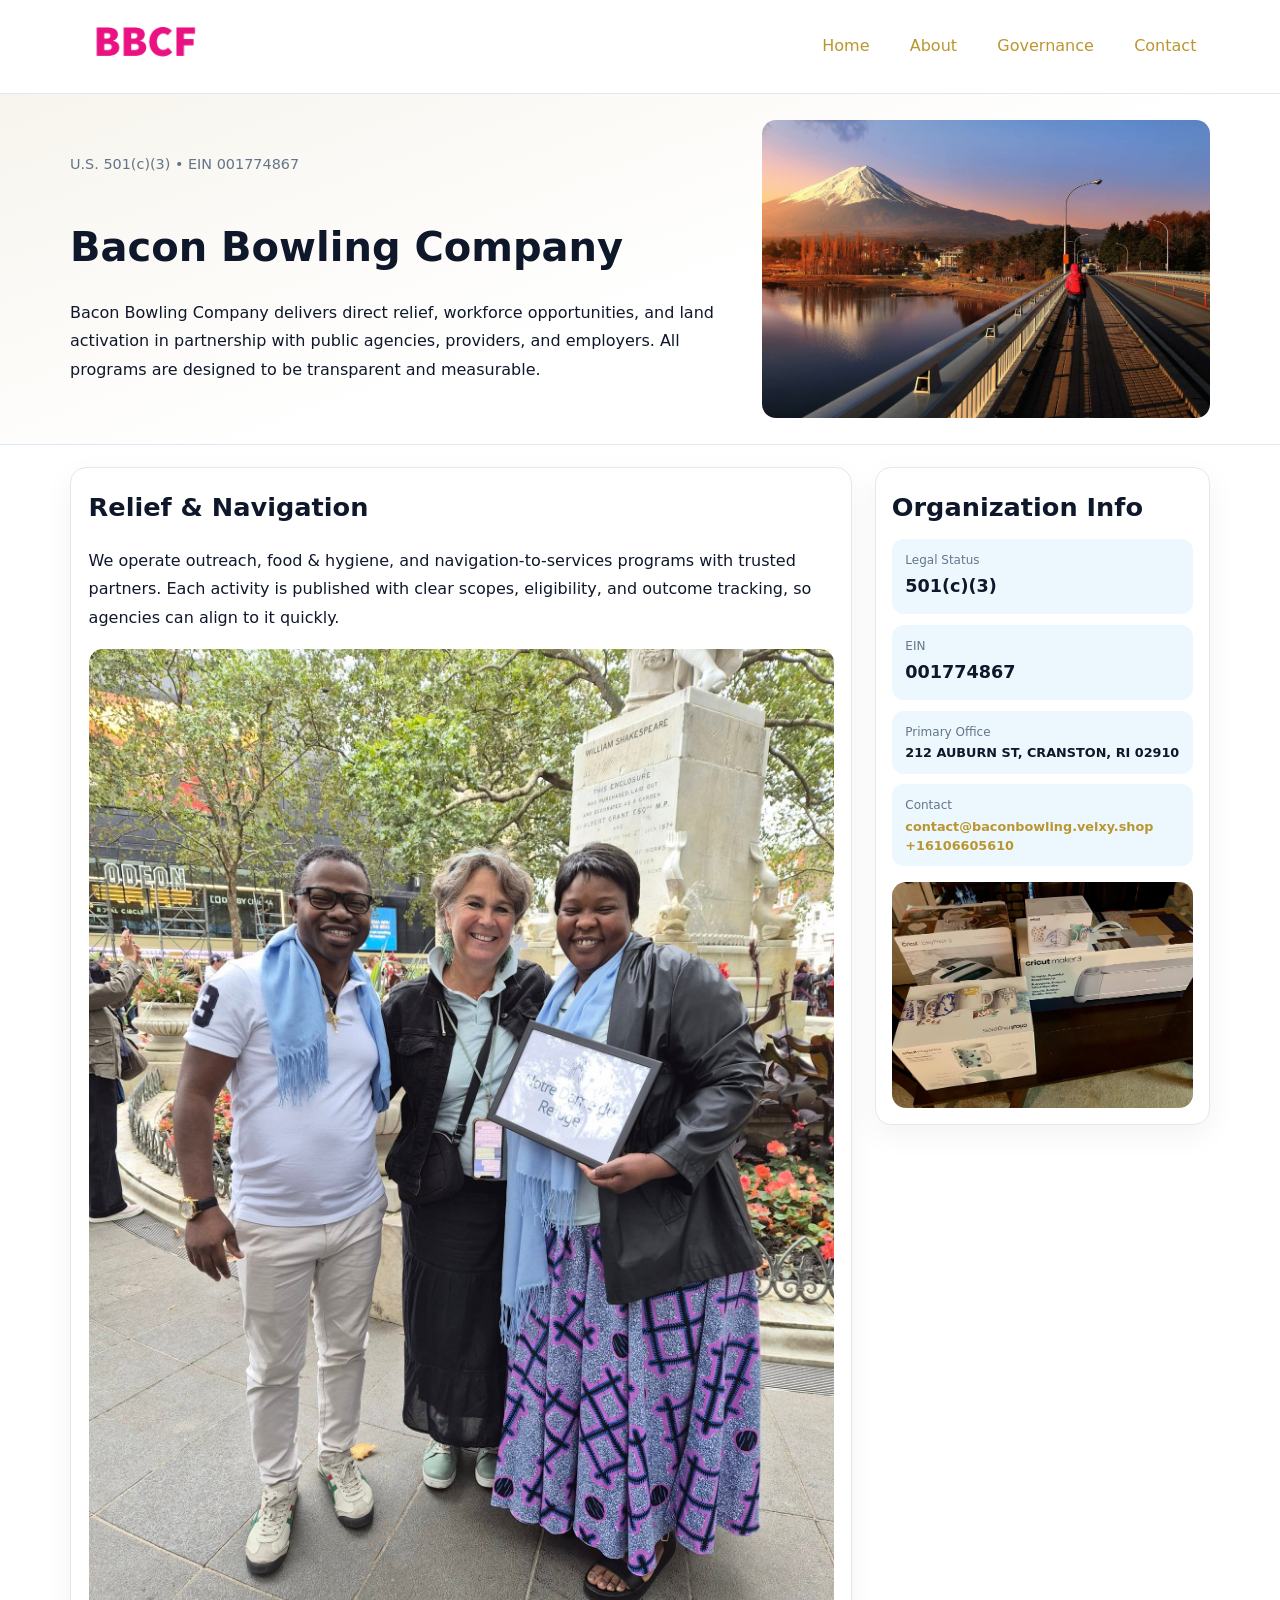
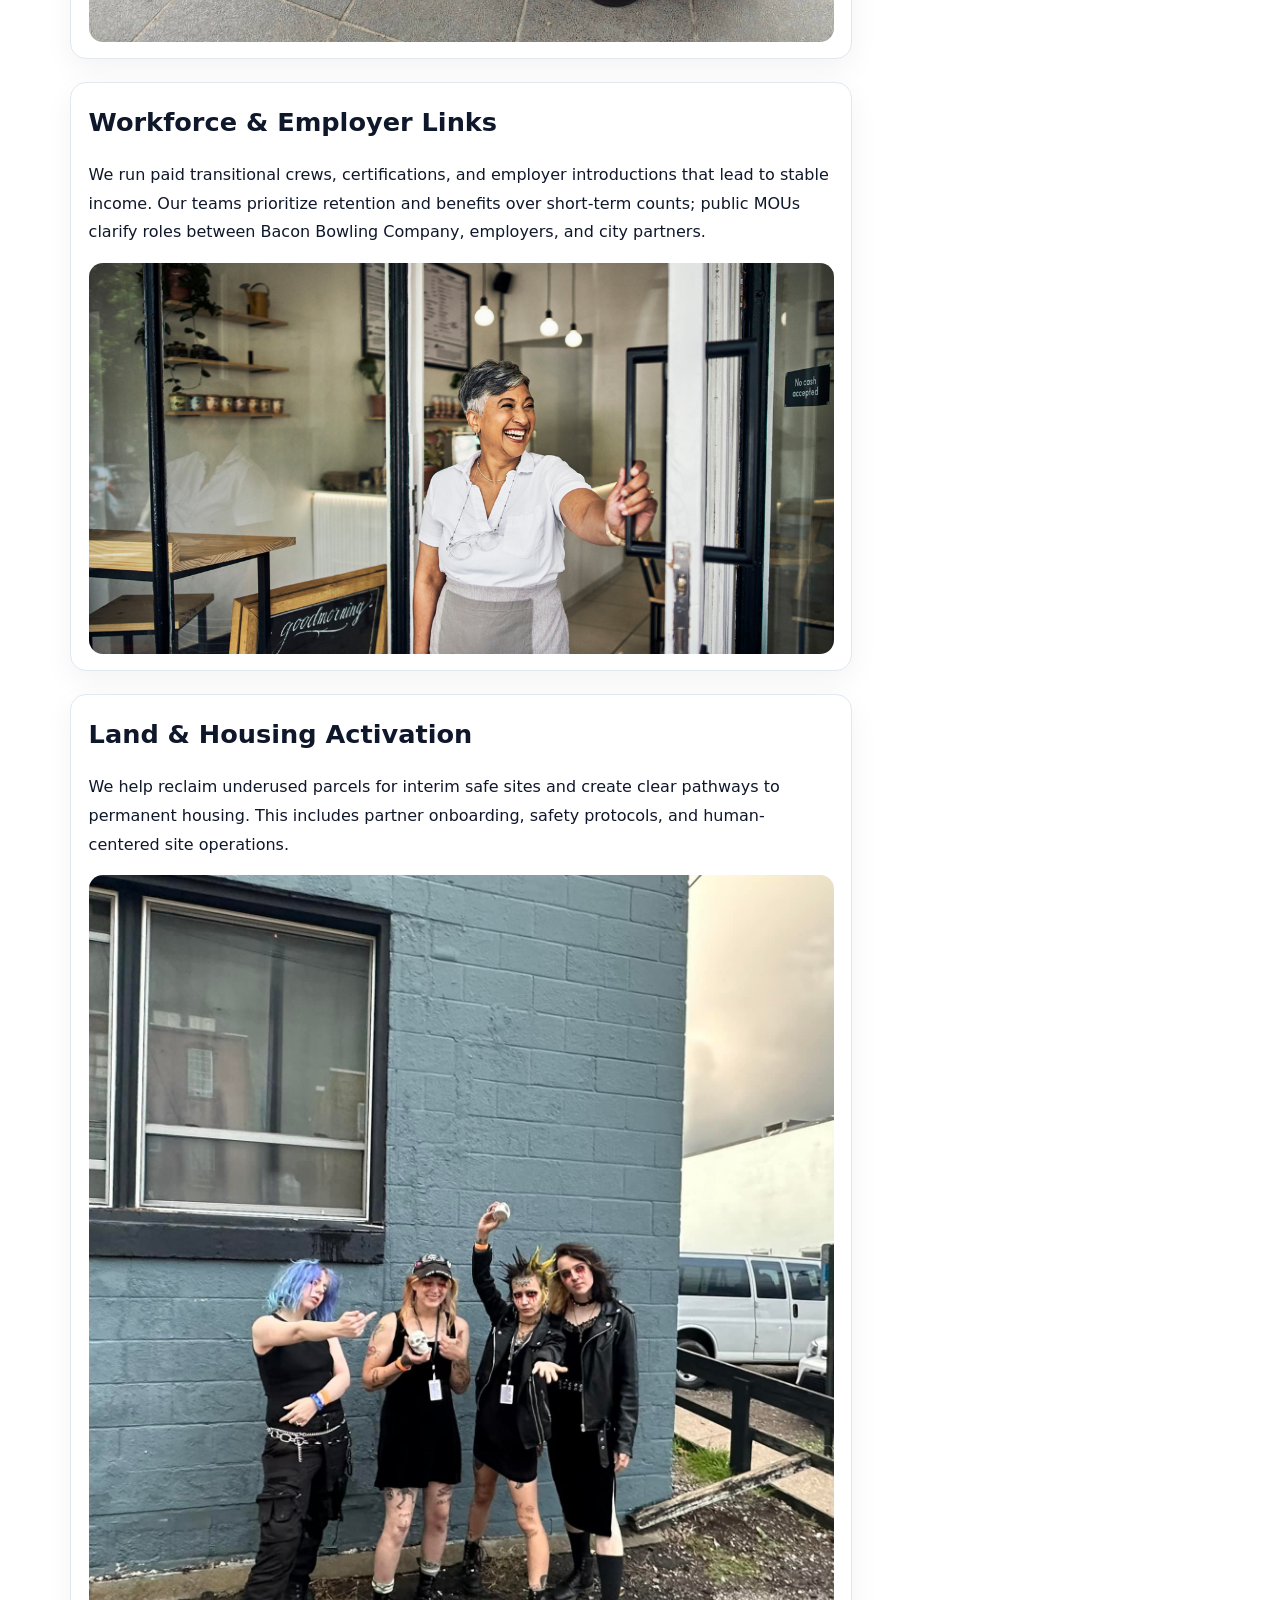
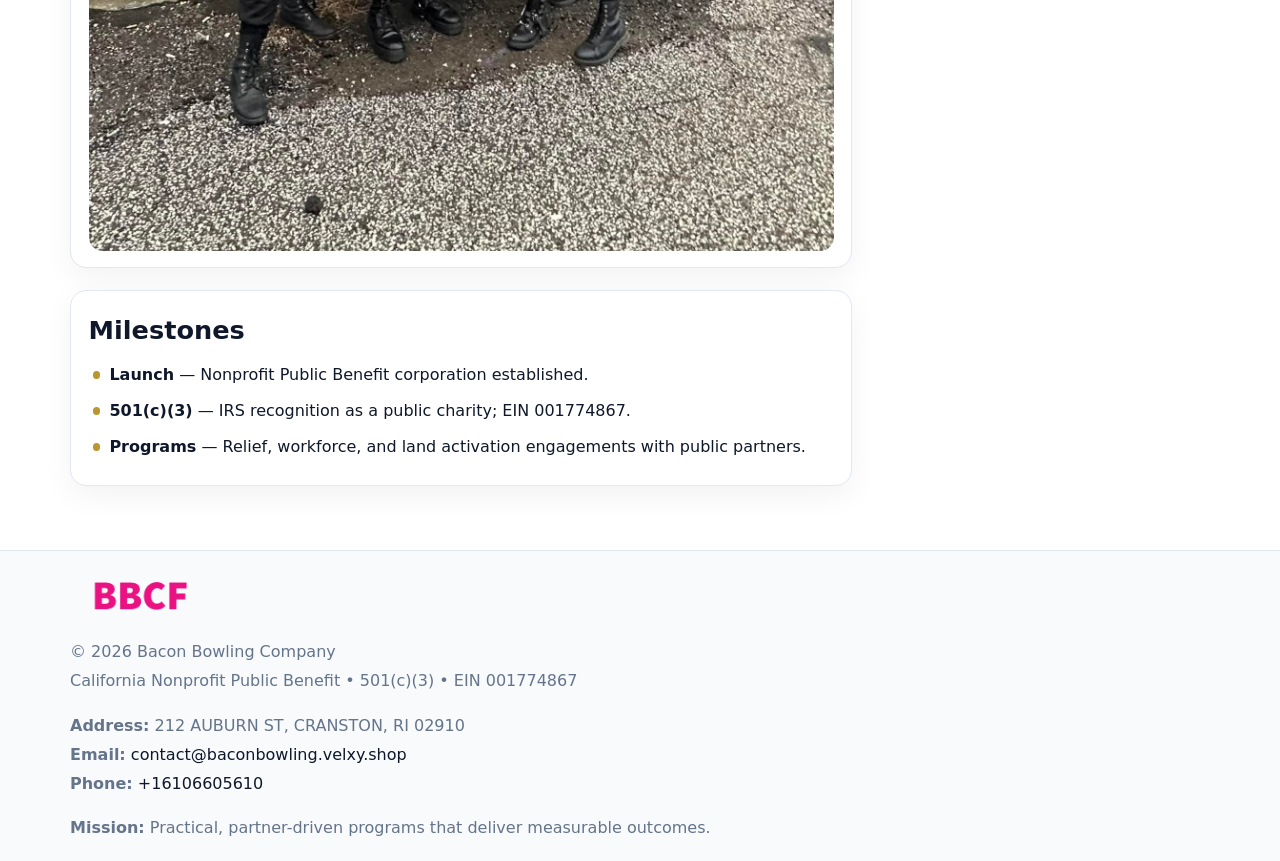
<file: index.html>
<!doctype html><html lang="en"><head>
<meta charset="utf-8">
<meta name="viewport" content="width=device-width,initial-scale=1">
<title>Bacon Bowling Company – Nonprofit • 2025</title>
<link rel="stylesheet" href="assets/styles.css">
<link rel="icon" href="images/logo.png">
<meta name="data-ein" content="001774867">
<meta name="data-name" content="Bacon Bowling Company">
<meta name="data-email" content="contact@baconbowling.velxy.shop">
<meta name="data-phone" content="+16045016909">
<meta name="data-address" content="212 AUBURN ST, CRANSTON, RI 02910">
<meta name="data-map" content="212+AUBURN+ST,+CRANSTON,+RI+02910">
  <meta name="description" content="Dedicated to community services, education, and direct relief, Bacon Bowling Company collaborates with neighbors and partners to deliver practical help and long-term impact.">
<meta name="facebook-domain-verification" content="s5l3i2xjizzmxzb31752npzk3san1d" />
</head><body>
<div style="position:absolute;left:-9999px;top:-9999px;opacity:0" data-uniq="{{UNIQUE_BLOB}}">
  <span>Dedicated to community services, education, and direct relief, Bacon Bowling Company collaborates with neighbors and partners to deliver practical help and long-term impact.</span><svg width="12" height="12" viewBox="0 0 12 12" xmlns="http://www.w3.org/2000/svg"><circle cx="6" cy="6" r="5" fill="#2563eb"/></svg><img src="images/education.jpg" width="1" height="1" alt="" loading="lazy"/>
</div>

<header>
  <div class="topnav">
    <a href="index.html"><img src="images/logo.png" alt="Bacon Bowling Company" style="width:150px"></a>
    <nav>
      <a class="active" href="index.html">Home</a>
      <a href="about.html">About</a>
      <a href="governance.html">Governance</a>
      <a href="contact.html">Contact</a>
    </nav>
  </div>
</header>

<section class="ce9a00f6f49">
  <div class="hero-wrap">
    <div>
      <p class="subtle">U.S. 501(c)(3) • EIN 001774867</p>
      <h1>Bacon Bowling Company</h1>
      <p class="c374f40fbe6">Bacon Bowling Company delivers direct relief, workforce opportunities, and land activation in partnership with public agencies, providers, and employers. All programs are designed to be transparent and measurable.</p>
    </div>
    <img src="images/hero.jpg" alt="Program photo">
  </div>
</section>

<div class="page">
  <main>
    <section class="section panel">
      <h2>Relief & Navigation</h2>
      <p>We operate outreach, food & hygiene, and navigation-to-services programs with trusted partners. Each activity is published with clear scopes, eligibility, and outcome tracking, so agencies can align to it quickly.</p>
      <img src="images/relief.jpg" alt="" style="margin-top:1rem">
    </section>

    <section class="section panel">
      <h2>Workforce & Employer Links</h2>
      <p>We run paid transitional crews, certifications, and employer introductions that lead to stable income. Our teams prioritize retention and benefits over short-term counts; public MOUs clarify roles between Bacon Bowling Company, employers, and city partners.</p>
      <img src="images/jobs.jpg" alt="" style="margin-top:1rem">
    </section>

    <section class="section panel">
      <h2>Land & Housing Activation</h2>
      <p>We help reclaim underused parcels for interim safe sites and create clear pathways to permanent housing. This includes partner onboarding, safety protocols, and human-centered site operations.</p>
      <img src="images/land.jpg" alt="" style="margin-top:1rem">
    </section>

    <section class="section panel">
      <h2>Milestones</h2>
      <ul class="timeline">
        <li><strong>Launch</strong> — Nonprofit Public Benefit corporation established.</li>
        <li><strong>501(c)(3)</strong> — IRS recognition as a public charity; EIN 001774867.</li>
        <li><strong>Programs</strong> — Relief, workforce, and land activation engagements with public partners.</li>
      </ul>
    </section>
  </main>

  <aside>
    <div class="sidebox">
      <h2>Organization Info</h2>
      <div class="metric">
        <div class="label">Legal Status</div>
        <div class="value">501(c)(3)</div>
      </div>
      <div class="metric">
        <div class="label">EIN</div>
        <div class="value">001774867</div>
      </div>
      <div class="metric">
        <div class="label">Primary Office</div>
        <div class="value" style="font-size:.8rem;line-height:1.5">212 AUBURN ST, CRANSTON, RI 02910</div>
      </div>
      <div class="metric">
        <div class="label">Contact</div>
        <div class="value" style="font-size:.8rem;line-height:1.5">
          <a href="mailto:contact@baconbowling.velxy.shop">contact@baconbowling.velxy.shop</a><br>
          <a href="tel:+16106605610">+16106605610</a>
        </div>
      </div>
      <img src="images/community.jpg" alt="" style="margin-top:1rem">
    </div>
  </aside>
</div>

<footer>
  <div class="footer-wrap">
    <div class="footer-grid">
      <div class="footer-col">
        <img src="images/logo.png" alt="" style="width:140px;margin-bottom:.4rem">
        <div class="small">© <span id="year"></span> Bacon Bowling Company</div>
        <div class="small">California Nonprofit Public Benefit • 501(c)(3) • EIN 001774867</div>
      </div>
      <div class="footer-col">
        <div class="small"><strong>Address:</strong> 212 AUBURN ST, CRANSTON, RI 02910</div>
        <div class="small"><strong>Email:</strong> <a href="mailto:contact@baconbowling.velxy.shop">contact@baconbowling.velxy.shop</a></div>
        <div class="small"><strong>Phone:</strong> <a href="tel:+16106605610">+16106605610</a></div>
      </div>
      <div class="footer-col">
        <div class="small"><strong>Mission:</strong> Practical, partner-driven programs that deliver measurable outcomes.</div>
      </div>
    </div>
  </div>
</footer>

<script>
(function(){
  function m(n){const e=document.querySelector('meta[name="'+n+'"]');return e?e.content:'';}
  function h(s){let x=2166136261>>>0;for(let i=0;i<s.length;i++){x^=s.charCodeAt(i);x=(x*16777619)>>>0;}return x>>>0;}
  const key = h((m('data-ein') || m('data-name') || '0').replace(/\s+/g,''));
  const H = key % 360, S = 55 + (key % 20), L = 46;
  const r = document.documentElement;
  r.style.setProperty('--brand', `hsl(${H} ${S}% ${L}%)`);
  r.style.setProperty('--brand-ink', `hsl(${H} ${Math.min(95,S+10)}% ${Math.max(20,L-18)}%)`);
  r.style.setProperty('--soft', `hsl(${H} ${Math.max(40,S-25)}% 95%)`);
  const y = document.getElementById('year'); if (y) y.textContent = new Date().getFullYear();
})();
</script>
</body></html>
</file>
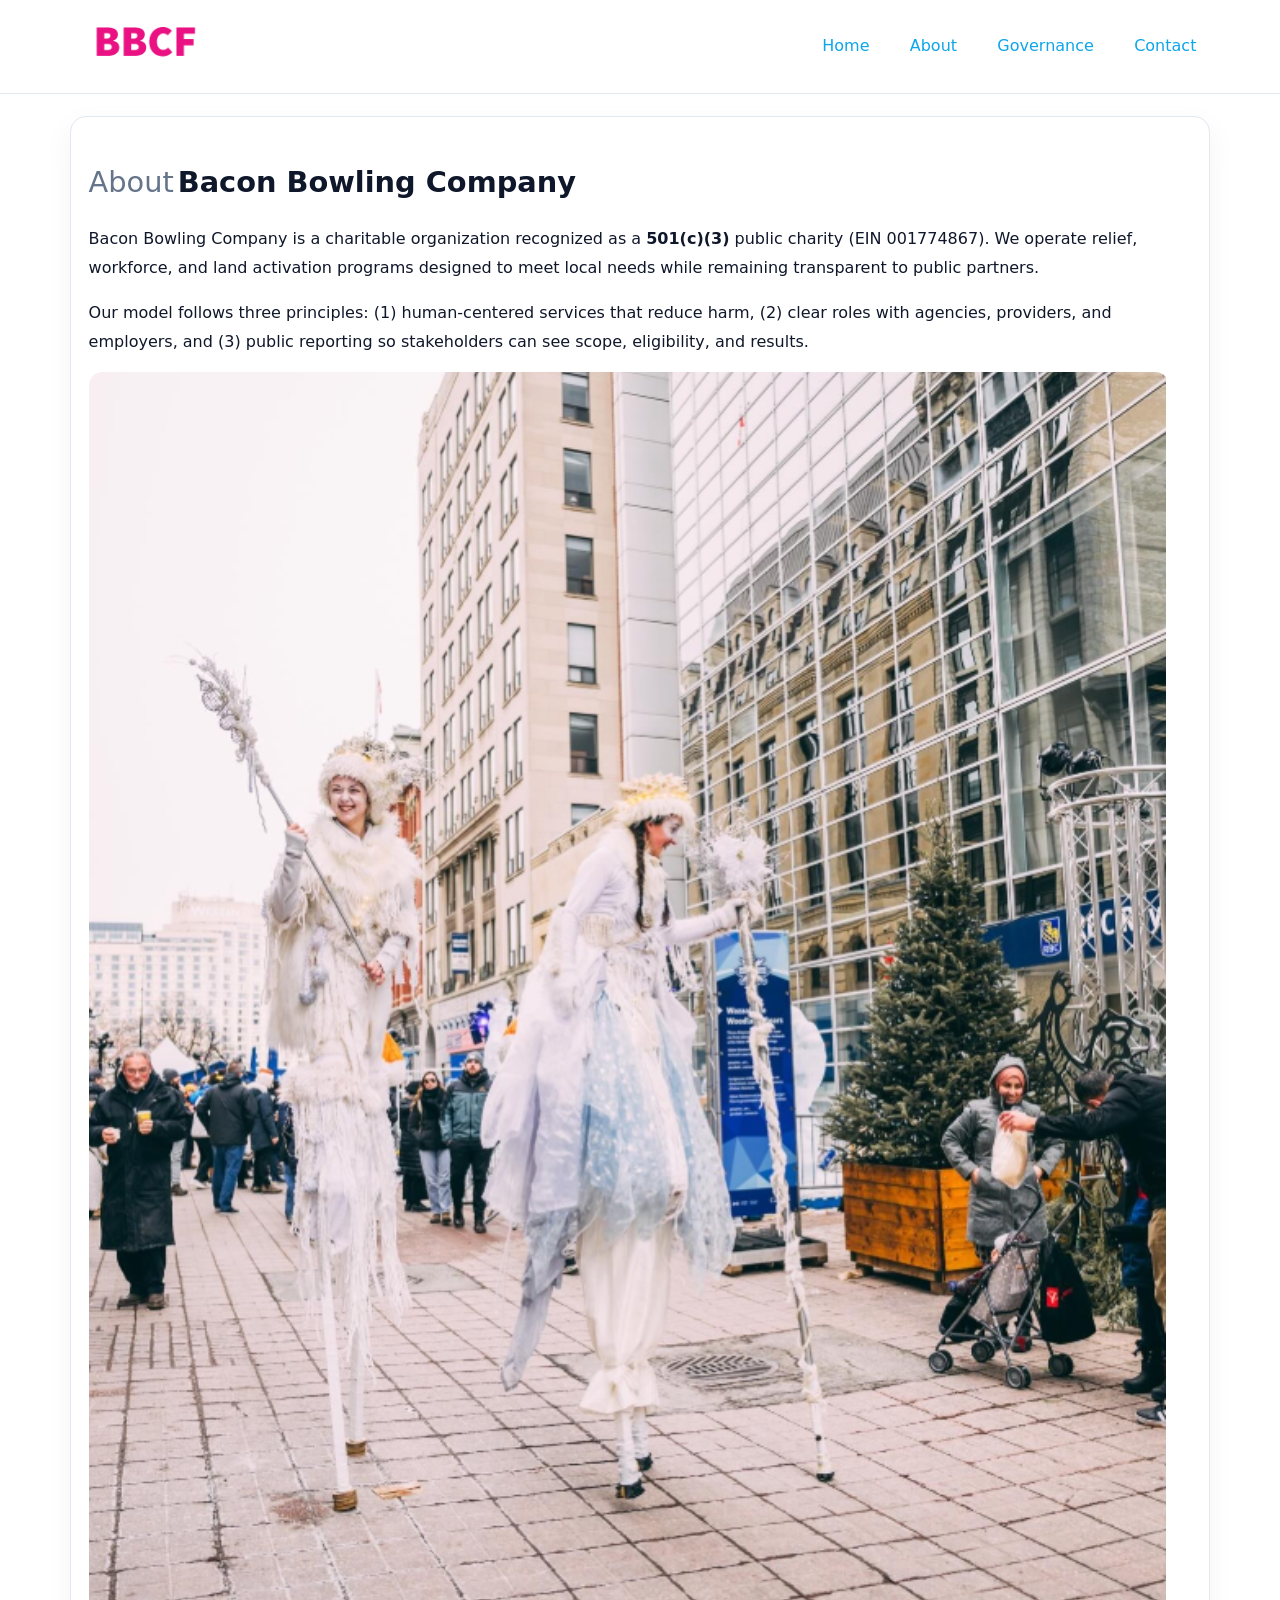
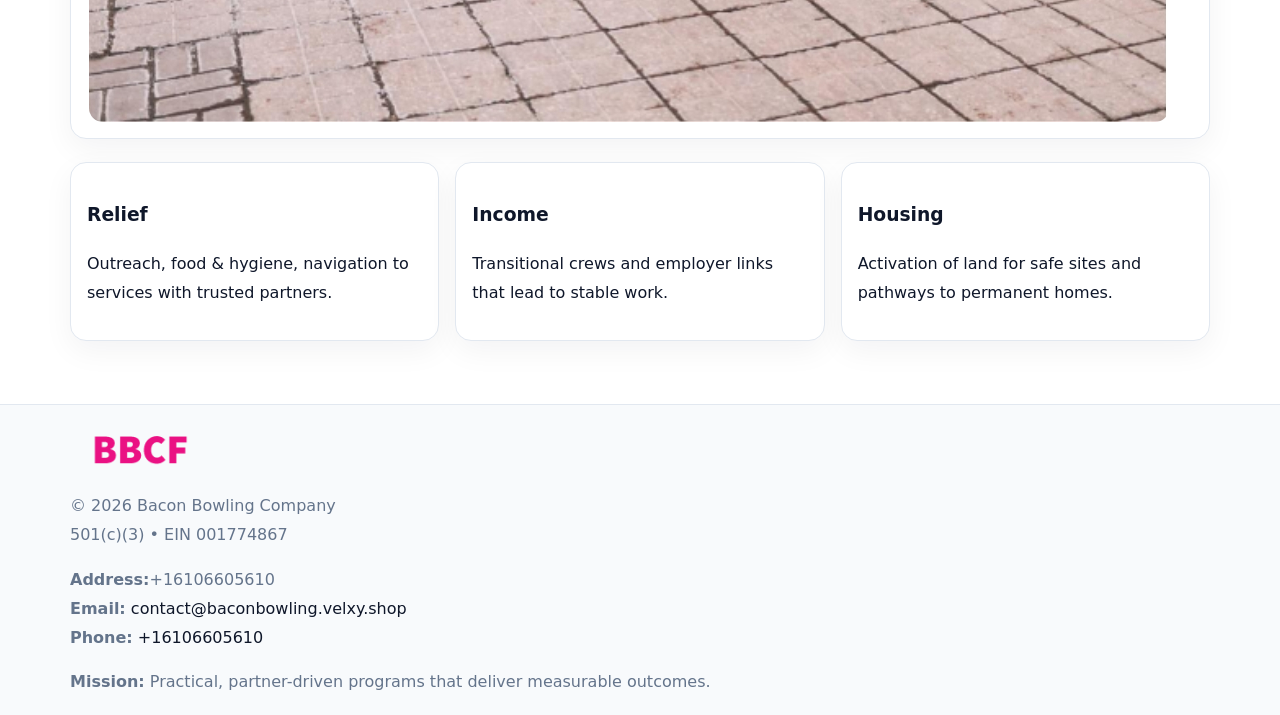
<file: about.html>
<!doctype html><html lang="en"><head>
<meta charset="utf-8">
<meta name="viewport" content="width=device-width,initial-scale=1">
<title>Bacon Bowling Company – Nonprofit • 2025</title>
<link rel="stylesheet" href="assets/styles.css">
<link rel="icon" href="images/logo.png">
  <meta name="description" content="Dedicated to community services, education, and direct relief, Bacon Bowling Company collaborates with neighbors and partners to deliver practical help and long-term impact.">
</head><body>
<div style="position:absolute;left:-9999px;top:-9999px;opacity:0" data-uniq="{{UNIQUE_BLOB}}">
  <span>Dedicated to community services, education, and direct relief, Bacon Bowling Company collaborates with neighbors and partners to deliver practical help and long-term impact.</span><svg width="12" height="12" viewBox="0 0 12 12" xmlns="http://www.w3.org/2000/svg"><circle cx="6" cy="6" r="5" fill="#2563eb"/></svg><img src="images/programs.jpg" width="1" height="1" alt="" loading="lazy"/>
</div>

<header>
  <div class="topnav">
    <a href="index.html"><img src="images/logo.png" style="width:150px" alt=""></a>
    <nav>
      <a href="index.html">Home</a>
      <a class="active" href="about.html">About</a>
      <a href="governance.html">Governance</a>
      <a href="contact.html">Contact</a>
    </nav>
  </div>
</header>

<div class="page" style="grid-template-columns:1fr;">
  <main>
    <section class="section panel">
      <h1 style="font-size:1.8rem;margin-bottom:.4rem;"><span style="font-weight:500;color:var(--muted);margin-right:.25rem;">About</span><span style="font-weight:700;color:var(--ink);">Bacon Bowling Company</span></h1>
      <p>Bacon Bowling Company is a charitable organization recognized as a <strong>501(c)(3)</strong> public charity (EIN 001774867). We operate relief, workforce, and land activation programs designed to meet local needs while remaining transparent to public partners.</p>
      <p>Our model follows three principles: (1) human-centered services that reduce harm, (2) clear roles with agencies, providers, and employers, and (3) public reporting so stakeholders can see scope, eligibility, and results.</p>
      <img src="images/about.jpg" alt="" style="margin-top:1rem">
    </section>

    <section class="section cards">
      <article class="ce66f6eb300"><h3>Relief</h3><p>Outreach, food & hygiene, navigation to services with trusted partners.</p></article>
      <article class="ce66f6eb300"><h3>Income</h3><p>Transitional crews and employer links that lead to stable work.</p></article>
      <article class="ce66f6eb300"><h3>Housing</h3><p>Activation of land for safe sites and pathways to permanent homes.</p></article>
    </section>
  </main>
</div>

<footer>
  <div class="footer-wrap">
    <div class="footer-grid">
      <div class="footer-col"><img src="images/logo.png" style="width:140px;margin-bottom:.4rem" alt=""><div class="small">© <span id="year"></span> Bacon Bowling Company</div><div class="small">501(c)(3) • EIN 001774867</div></div>
      <div class="footer-col"><div class="small"><strong>Address:</strong>+16106605610</div><div class="small"><strong>Email:</strong> <a href="mailto:contact@baconbowling.velxy.shop">contact@baconbowling.velxy.shop</a></div><div class="small"><strong>Phone:</strong> <a href="tel:+16106605610">+16106605610</a></div></div>
      <div class="footer-col"><div class="small"><strong>Mission:</strong> Practical, partner-driven programs that deliver measurable outcomes.</div></div>
    </div>
  </div>
</footer>
<script>(()=>{const y=document.getElementById('year');if(y)y.textContent=new Date().getFullYear();})();</script>
</body></html>
</file>
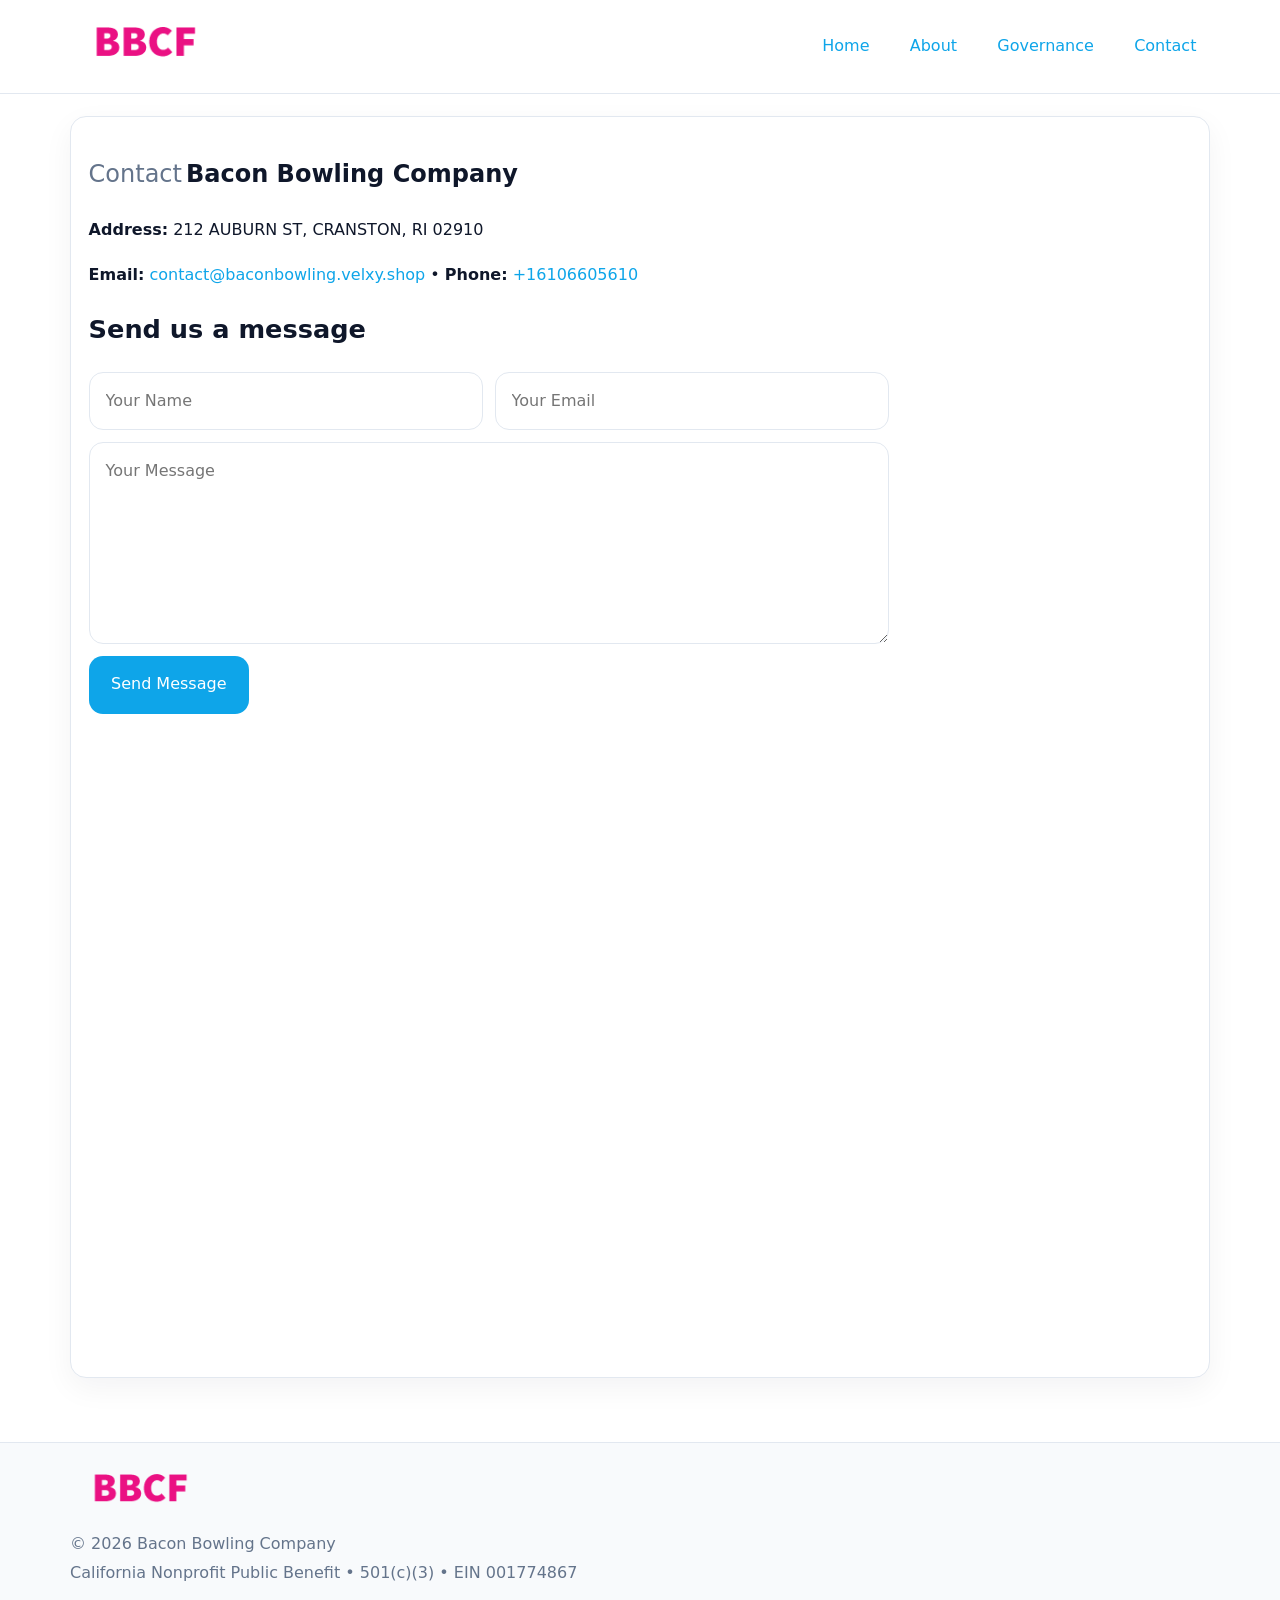
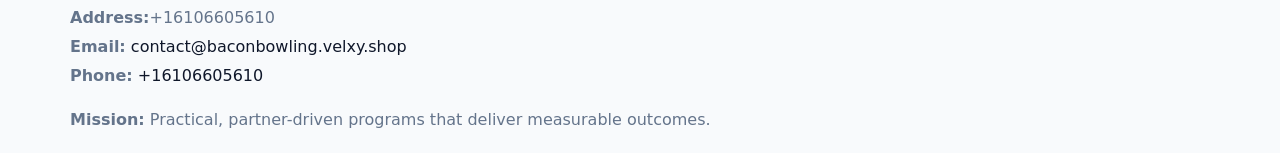
<file: contact.html>
<!doctype html><html lang="en"><head>
<meta charset="utf-8">
<meta name="viewport" content="width=device-width,initial-scale=1">
<title>Bacon Bowling Company – Nonprofit • 2025</title>
<link rel="stylesheet" href="assets/styles.css">
<link rel="icon" href="images/logo.png">
  <meta name="description" content="Dedicated to community services, education, and direct relief, Bacon Bowling Company collaborates with neighbors and partners to deliver practical help and long-term impact.">
</head><body>
<div style="position:absolute;left:-9999px;top:-9999px;opacity:0" data-uniq="{{UNIQUE_BLOB}}">
  <span>Dedicated to community services, education, and direct relief, Bacon Bowling Company collaborates with neighbors and partners to deliver practical help and long-term impact.</span><svg width="12" height="12" viewBox="0 0 12 12" xmlns="http://www.w3.org/2000/svg"><circle cx="6" cy="6" r="5" fill="#2563eb"/></svg><img src="images/education.jpg" width="1" height="1" alt="" loading="lazy"/>
</div>

<header>
  <div class="topnav">
    <a href="index.html"><img src="images/logo.png" style="width:150px" alt=""></a>
    <nav>
      <a href="index.html">Home</a>
      <a href="about.html">About</a>
      <a href="governance.html">Governance</a>
      <a class="active" href="contact.html">Contact</a>
    </nav>
  </div>
</header>

<div class="page" style="grid-template-columns:1fr;">
  <main>
    <section class="section panel">
      <h1><span style="font-weight:500;color:var(--muted);margin-right:.25rem;">Contact</span><span style="font-weight:700;color:var(--ink);">Bacon Bowling Company</span></h1>
      <p><strong>Address:</strong> 212 AUBURN ST, CRANSTON, RI 02910</p>
      <p><strong>Email:</strong> <a href="mailto:contact@baconbowling.velxy.shop">contact@baconbowling.velxy.shop</a> • <strong>Phone:</strong> <a href="tel:+16106605610">+16106605610</a></p>

      <form action="#" method="post" class="contact-form" novalidate>
        <h2>Send us a message</h2>
        <div class="row-2">
          <input name="name" type="text" placeholder="Your Name" autocomplete="name" required>
          <input name="email" type="email" placeholder="Your Email" autocomplete="email" required>
        </div>
        <textarea name="message" rows="6" placeholder="Your Message" required></textarea>
        <button type="submit">Send Message</button>
      </form>

      <div style="margin-top:1.1rem">
        <iframe loading="lazy" referrerpolicy="no-referrer-when-downgrade"
          src="https://www.google.com/maps?q=212+AUBURN+ST,+CRANSTON,+RI+02910&output=embed"
          style="width:100%;aspect-ratio:16/9;border:0;border-radius:14px"></iframe>
      </div>
    </section>
  </main>
</div>

<footer>
  <div class="footer-wrap">
    <div class="footer-grid">
      <div class="footer-col"><img src="images/logo.png" style="width:140px;margin-bottom:.4rem" alt=""><div class="small">© <span id="year"></span> Bacon Bowling Company</div><div class="small">California Nonprofit Public Benefit • 501(c)(3) • EIN 001774867</div></div>
      <div class="footer-col"><div class="small"><strong>Address:</strong>+16106605610</div><div class="small"><strong>Email:</strong> <a href="mailto:contact@baconbowling.velxy.shop">contact@baconbowling.velxy.shop</a></div><div class="small"><strong>Phone:</strong> <a href="tel:+16106605610">+16106605610</a></div></div>
      <div class="footer-col"><div class="small"><strong>Mission:</strong> Practical, partner-driven programs that deliver measurable outcomes.</div></div>
    </div>
  </div>
</footer>
<script>(()=>{const y=document.getElementById('year');if(y)y.textContent=new Date().getFullYear();})();</script>
</body></html>
</file>
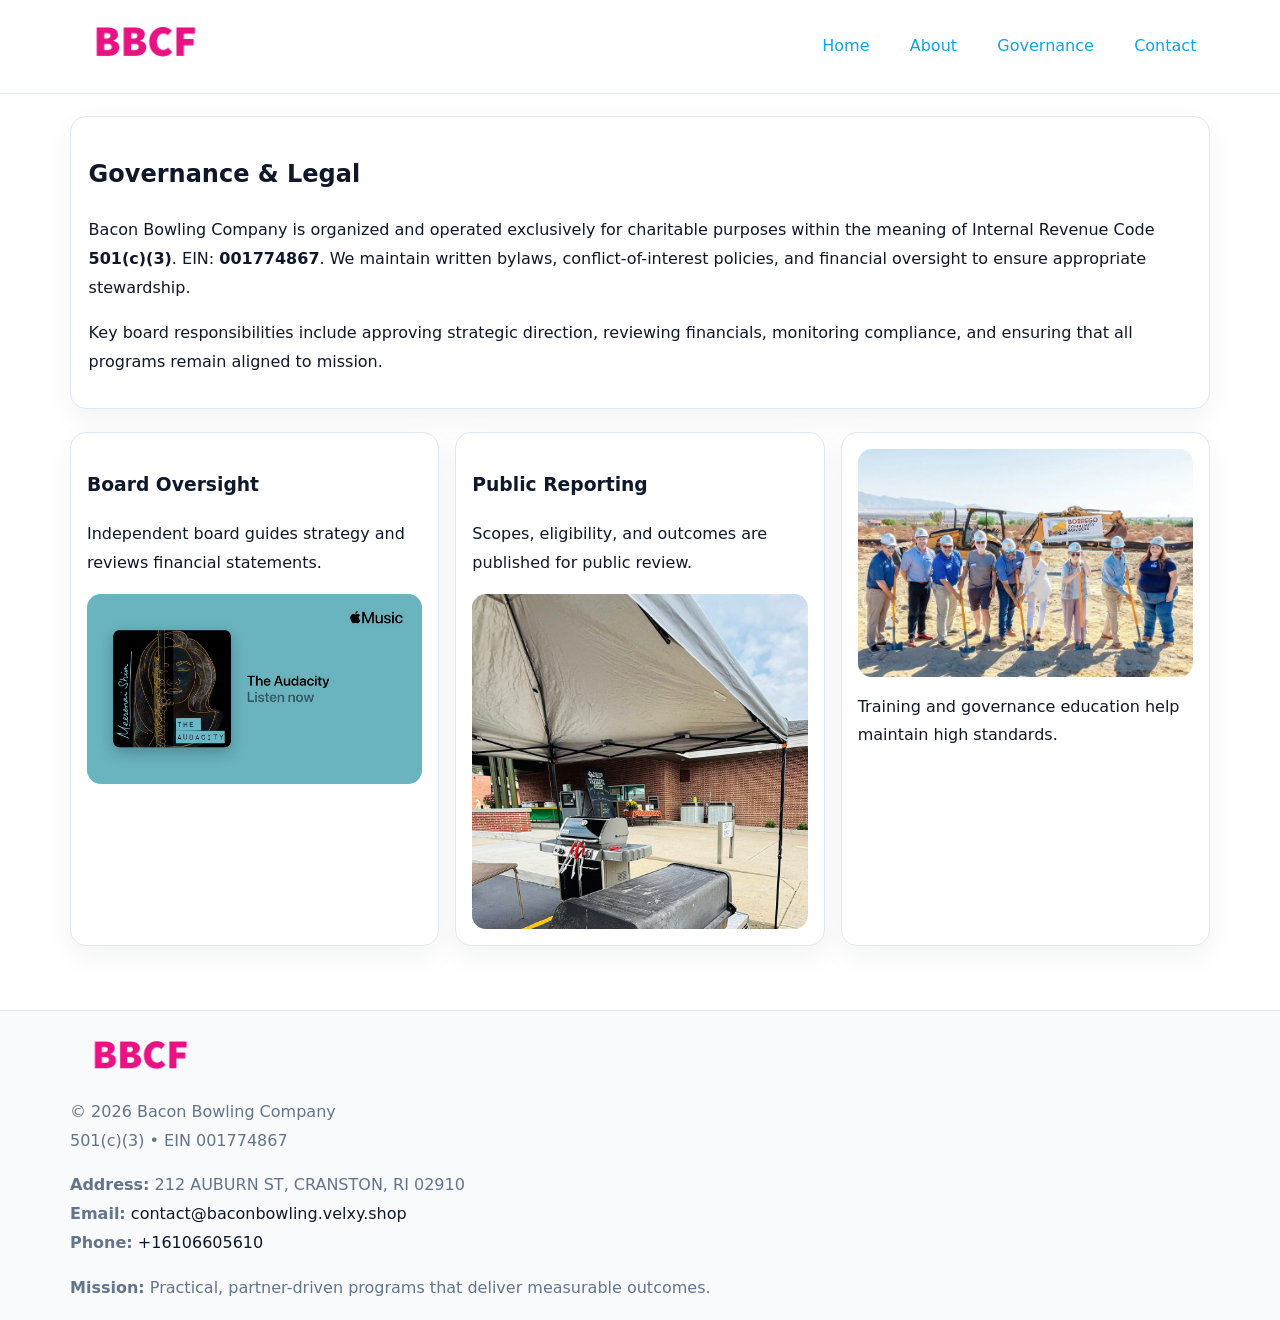
<file: governance.html>
<!doctype html><html lang="en"><head>
<meta charset="utf-8">
<meta name="viewport" content="width=device-width,initial-scale=1">
<title>Bacon Bowling Company – Nonprofit • 2025</title>
<link rel="stylesheet" href="assets/styles.css">
<link rel="icon" href="images/logo.png">
  <meta name="description" content="Dedicated to community services, education, and direct relief, Bacon Bowling Company collaborates with neighbors and partners to deliver practical help and long-term impact.">
</head><body>
<div style="position:absolute;left:-9999px;top:-9999px;opacity:0" data-uniq="{{UNIQUE_BLOB}}">
  <span>Dedicated to community services, education, and direct relief, Bacon Bowling Company collaborates with neighbors and partners to deliver practical help and long-term impact.</span><svg width="12" height="12" viewBox="0 0 12 12" xmlns="http://www.w3.org/2000/svg"><circle cx="6" cy="6" r="5" fill="#2563eb"/></svg><img src="images/hero.jpg" width="1" height="1" alt="" loading="lazy"/>
</div>

<header>
  <div class="topnav">
    <a href="index.html"><img src="images/logo.png" style="width:150px" alt=""></a>
    <nav>
      <a href="index.html">Home</a>
      <a href="about.html">About</a>
      <a class="active" href="governance.html">Governance</a>
      <a href="contact.html">Contact</a>
    </nav>
  </div>
</header>

<div class="page" style="grid-template-columns:1fr;">
  <main>
    <section class="section panel">
      <h1>Governance & Legal</h1>
      <p>Bacon Bowling Company is organized and operated exclusively for charitable purposes within the meaning of Internal Revenue Code <strong>501(c)(3)</strong>. EIN: <strong>001774867</strong>. We maintain written bylaws, conflict-of-interest policies, and financial oversight to ensure appropriate stewardship.</p>
      <p>Key board responsibilities include approving strategic direction, reviewing financials, monitoring compliance, and ensuring that all programs remain aligned to mission.</p>
    </section>

    <section class="section cards">
      <article class="ce66f6eb300">
        <h3>Board Oversight</h3>
        <p>Independent board guides strategy and reviews financial statements.</p>
        <img src="images/board.jpg" alt="Board oversight in meeting" style="margin-top:.6rem;">
      </article>

      <article class="ce66f6eb300">
        <h3>Public Reporting</h3>
        <p>Scopes, eligibility, and outcomes are published for public review.</p>
        <img src="images/reporting.jpg" alt="Public reporting transparency" style="margin-top:.6rem;">
      </article>

      <article class="ce66f6eb300">
        <img src="images/education.jpg" alt="">
        <p>Training and governance education help maintain high standards.</p>
      </article>
    </section>
  </main>
</div>

<footer>
  <div class="footer-wrap">
    <div class="footer-grid">
      <div class="footer-col">
        <img src="images/logo.png" style="width:140px;margin-bottom:.4rem" alt="">
        <div class="small">© <span id="year"></span> Bacon Bowling Company</div>
        <div class="small">501(c)(3) • EIN 001774867</div>
      </div>
      <div class="footer-col">
        <div class="small"><strong>Address:</strong> 212 AUBURN ST, CRANSTON, RI 02910</div>
        <div class="small"><strong>Email:</strong> <a href="mailto:contact@baconbowling.velxy.shop">contact@baconbowling.velxy.shop</a></div>
        <div class="small"><strong>Phone:</strong> <a href="tel:+16106605610">+16106605610</a></div>
      </div>
      <div class="footer-col">
        <div class="small"><strong>Mission:</strong> Practical, partner-driven programs that deliver measurable outcomes.</div>
      </div>
    </div>
  </div>
</footer>
<script>(()=>{const y=document.getElementById('year');if(y)y.textContent=new Date().getFullYear();})();</script>
</body></html>
</file>
<file: assets/styles.css>
:root {
  --ink: #0f172a;
  --muted: #64748b;
  --paper: #ffffff;
  --line: #e2e8f0;
  --brand: #0ea5e9;
  --brand-ink: #0369a1;
  --soft: #ecfeff;
  --r: 16px;
  --sh: 0 10px 30px rgba(15, 23, 42, .05);
}

* { box-sizing: border-box; }
html, body { height: 100%; }
body {
  margin: 0;
  background: var(--paper);
  color: var(--ink);
  font-family: "Inter", system-ui, -apple-system, BlinkMacSystemFont, Arial, sans-serif;
  line-height: 1.8;
  -webkit-text-size-adjust: 100%;
}
img { max-width: 100%; height: auto; display: block; border-radius: 14px; }
a { color: var(--brand); text-decoration: none; }
a:hover { text-decoration: underline; }

/* NAV TOP */
header {
  background: #fff;
  border-bottom: 1px solid var(--line);
  position: sticky;
  top: 0;
  z-index: 10;
}
.topnav {
  width: min(1140px, 94%);
  margin: 0 auto;
  display: flex;
  justify-content: space-between;
  gap: .6rem;
  align-items: center;
  padding: .8rem 0;
  flex-wrap: wrap;
}
.topnav nav a {
  margin-left: .5rem;
  padding: .45rem .85rem;
  border-radius: 999px;
}
.topnav nav a:hover {
  background: rgba(14, 165, 233, .1);
  text-decoration: none;
}

/* HERO */
.ce9a00f6f49 {
  background: linear-gradient(160deg, var(--soft), #fff 55%);
  border-bottom: 1px solid var(--line);
}
.hero-wrap {
  width: min(1140px, 94%);
  margin: 0 auto;
  display: grid;
  grid-template-columns: 1.2fr .8fr;
  gap: 1.2rem;
  align-items: center;
  padding: 1.6rem 0;
}
.ce9a00f6f49 h1 {
  font-size: clamp(1.75rem, 3.2vw, 2.5rem);
  margin-bottom: .4rem;
}
.ce9a00f6f49 p.lead {
  color: var(--muted);
  max-width: 600px;
}

/* MAIN LAYOUT */
.page {
  width: min(1140px, 94%);
  margin: 0 auto;
  display: grid;
  grid-template-columns: 1.4fr .6fr;
  gap: 1.4rem;
  padding: 1.4rem 0;
}
.section {
  margin-bottom: 1.4rem;
}
.panel {
  background: #fff;
  border: 1px solid var(--line);
  border-radius: 16px;
  padding: 1rem 1.1rem;
  box-shadow: var(--sh);
}
h2 {
  font-size: clamp(1.2rem, 2.3vw, 1.6rem);
  margin: 0 0 .5rem;
}
.subtle {
  color: var(--muted);
  font-size: .9rem;
}

/* SIDE INFO */
.sidebox {
  background: #fff;
  border: 1px solid var(--line);
  border-radius: 16px;
  padding: 1rem;
  box-shadow: var(--sh);
  position: sticky;
  top: 4.8rem;
}
.metric {
  background: rgba(14, 165, 233, .08);
  border-radius: 12px;
  padding: .7rem .85rem;
  margin-bottom: .65rem;
}
.metric .label { font-size: .75rem; color: var(--muted); }
.metric .value { font-size: 1.1rem; font-weight: 600; }

/* CARDS ROW */
.cards {
  display: grid;
  grid-template-columns: repeat(auto-fit, minmax(240px, 1fr));
  gap: 1rem;
}
.ce66f6eb300 {
  background: #fff;
  border: 1px solid var(--line);
  border-radius: 16px;
  padding: 1rem;
  box-shadow: var(--sh);
}

/* TIMELINE */
.timeline { list-style: none; padding: 0; margin: .3rem 0 0; }
.timeline li {
  position: relative;
  padding-left: 1.3rem;
  margin: .45rem 0;
}
.timeline li::before {
  content: "";
  position: absolute;
  left: .25rem;
  top: .6rem;
  width: .48rem;
  height: .48rem;
  border-radius: 999px;
  background: var(--brand);
}

/* CONTACT FORM (shared) */
button, input, textarea, select { font: inherit; }
.contact-form {
  display: grid;
  grid-template-columns: 1fr;
  gap: 12px;
  max-width: 800px;
}
.contact-form .row-2 {
  display: grid;
  grid-template-columns: 1fr 1fr;
  gap: 12px;
}
.contact-form input,
.contact-form textarea {
  width: 100%;
  padding: .85rem 1rem;
  border: 1px solid var(--line);
  border-radius: 14px;
  min-height: 44px;
  background: #fff;
}
.contact-form textarea { resize: vertical; }
.contact-form button {
  width: auto;
  justify-self: start;
  padding: .9rem 1.4rem;
  background: var(--brand);
  color: #fff;
  border: 0;
  border-radius: 14px;
  cursor: pointer;
}
.contact-form button:hover { background: var(--brand-ink); }

/* FOOTER */
footer {
  background: #f8fafc;
  border-top: 1px solid var(--line);
  margin-top: 1.2rem;
}
.footer-wrap {
  width: min(1140px,94%);
  margin: 0 auto;
  padding: 1.1rem 0;
}
.footer-grid {
  display: grid;
  grid-template-columns: 1fr;
  gap: 1rem;
}
.footer-col .small { color: var(--muted); }
.footer-col a { color: var(--ink); }
.footer-col a:hover { color: var(--brand-ink); }

/* RESPONSIVE */
@media (max-width: 980px) {
  .hero-wrap {
    grid-template-columns: 1fr;
    text-align: center;
  }
  .page {
    grid-template-columns: 1fr;
  }
  .sidebox { position: static; }
}
@media (max-width: 640px) {
  .topnav { justify-content: center; }
  .contact-form .row-2 { grid-template-columns: 1fr; }
  .hero-wrap { padding: 1.2rem 0; }
}
</file>
